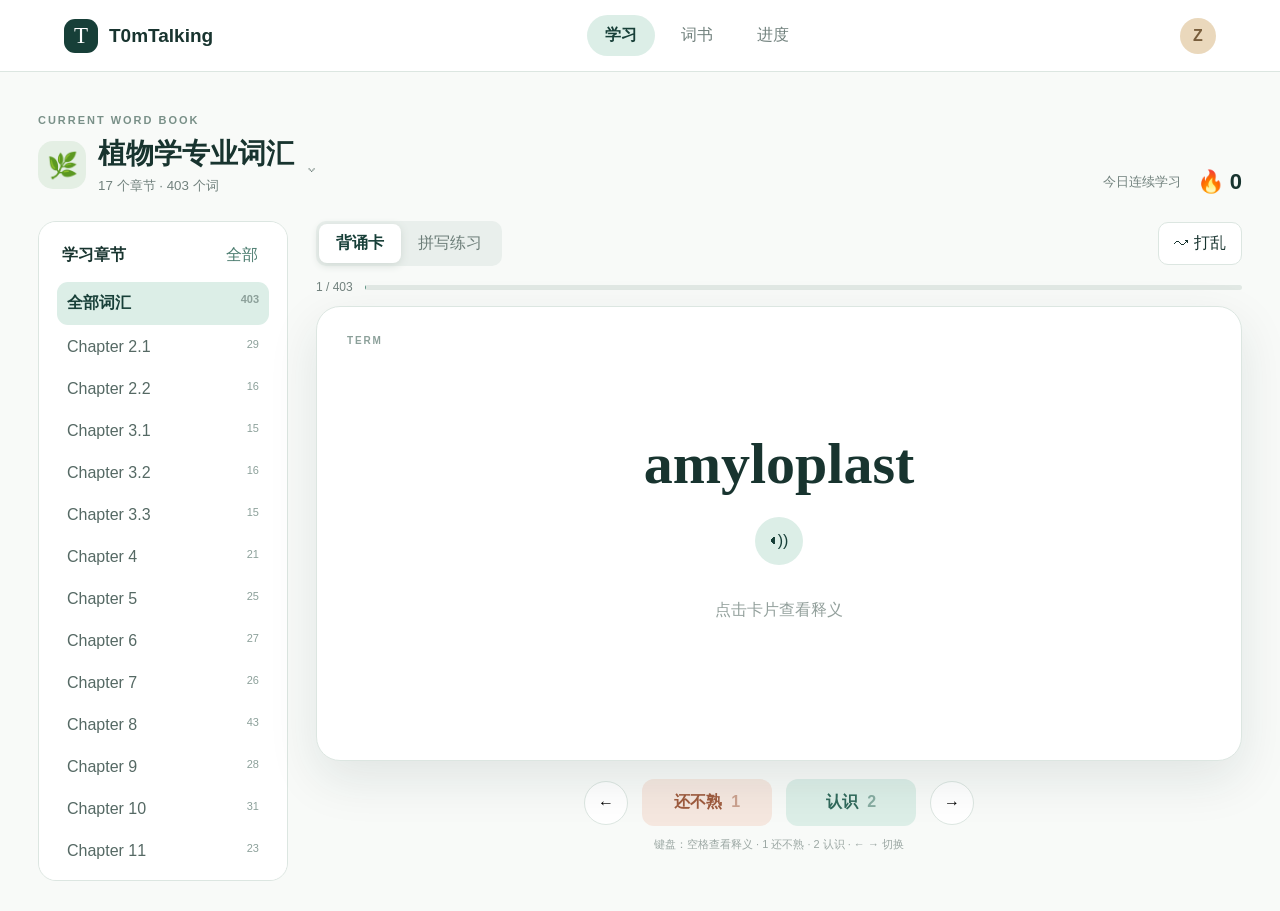
<file: word-recite/index.html>
<!doctype html>
<html lang="zh-CN">
<head>
  <meta charset="utf-8">
  <meta name="viewport" content="width=device-width, initial-scale=1">
  <title>T0mTalking · 植物学专业词汇</title>
  <meta http-equiv="refresh" content="0; url=./T0mTalk.html">
  <link rel="canonical" href="./T0mTalk.html">
  <style>
    body {
      margin: 0;
      min-height: 100vh;
      display: grid;
      place-items: center;
      font: 16px/1.7 system-ui, "Microsoft YaHei", sans-serif;
      color: #172033;
      background: #f5f7fb;
    }
    a { color: #2458a6; }
  </style>
</head>
<body>
  <p>正在打开植物学专业词汇网站……如果没有自动跳转，请点击 <a href="./T0mTalk.html">这里</a>。</p>
</body>
</html>
</file>
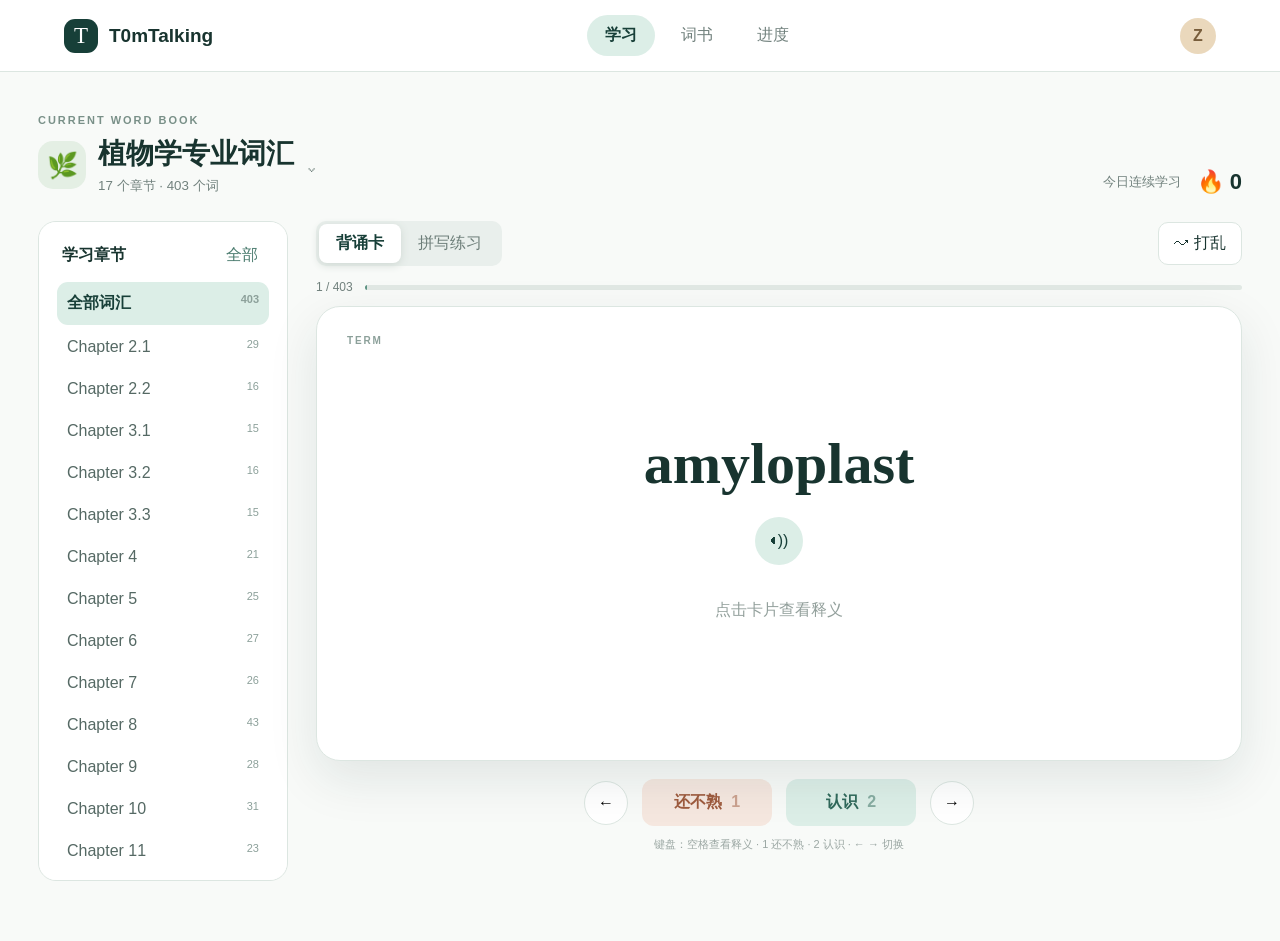
<file: word-recite/T0mTalk.html>
<!doctype html>
<html lang="zh-CN">
<head>
  <meta charset="UTF-8">
  <meta name="viewport" content="width=device-width, initial-scale=1.0">
  <meta name="theme-color" content="#153c35">
  <title>T0mTalking · 植物学专业词汇</title>
  <link rel="stylesheet" href="styles.css">
</head>
<body>
  <header class="topbar">
    <a class="brand" href="#" aria-label="T0mTalking 首页"><span>T</span><b>T0mTalking</b></a>
    <nav aria-label="主导航">
      <button class="nav-link active" data-page="study">学习</button>
      <button class="nav-link" data-page="books">词书</button>
      <button class="nav-link" data-page="progress">进度</button>
    </nav>
    <button class="profile" aria-label="学习者头像">Z</button>
  </header>

  <main>
    <section id="studyPage" class="page active">
      <div class="study-head">
        <div>
          <p class="eyebrow">CURRENT WORD BOOK</p>
          <button id="bookSwitcher" class="book-switcher"><span id="bookIcon">🦉</span><span><b id="bookName"></b><small id="bookMeta"></small></span><i>⌄</i></button>
          <div id="switcherMenu" class="switcher-menu"></div>
        </div>
        <div class="streak"><span>今日连续学习</span><strong><i>🔥</i> <span id="todayCount">0</span></strong></div>
      </div>

      <div class="study-layout">
        <aside class="chapters-panel">
          <div class="panel-title"><b>学习章节</b><button id="selectAll">全部</button></div>
          <div id="chapterList"></div>
        </aside>

        <section class="practice">
          <div class="practice-bar">
            <div class="tabs"><button class="active" data-mode="flash">背诵卡</button><button data-mode="spell">拼写练习</button></div>
            <button id="shuffle" class="soft-button">↝ 打乱</button>
          </div>
          <div class="session-progress"><span id="sessionLabel">1 / 1</span><div><i id="sessionBar"></i></div></div>

          <article id="flashCard" class="word-card" tabindex="0" aria-label="单词卡，点击查看或收起释义">
            <div class="card-front">
              <span class="card-label">TERM</span>
              <h1 id="flashTerm"></h1>
              <button id="speakButton" class="sound" aria-label="朗读单词">◖))</button>
              <p>点击卡片查看释义</p>
            </div>
            <div class="card-back">
              <span class="card-label">MEANING</span>
              <h2 id="flashMeaning"></h2>
              <p id="flashNote"></p>
              <small id="flashChapter"></small>
            </div>
          </article>

          <article id="spellCard" class="spell-card" hidden>
            <span class="card-label">SPELL THE TERM</span>
            <h2 id="spellMeaning"></h2>
            <p id="spellHint"></p>
            <label for="spellInput">请输入英文单词或术语</label>
            <input id="spellInput" autocomplete="off" spellcheck="false" placeholder="Type your answer...">
            <div id="spellFeedback" class="feedback"></div>
            <button id="checkSpell" class="primary">检查答案</button>
          </article>

          <div class="card-actions">
            <button id="prevWord" class="round" aria-label="上一个">←</button>
            <button id="againWord" class="result again">还不熟 <span>1</span></button>
            <button id="knownWord" class="result known">认识 <span>2</span></button>
            <button id="nextWord" class="round" aria-label="下一个">→</button>
          </div>
          <p class="keyboard-tip">键盘：空格查看释义 · 1 还不熟 · 2 认识 · ← → 切换</p>
        </section>
      </div>
    </section>

    <section id="booksPage" class="page narrow">
      <div class="page-heading"><div><p class="eyebrow">WORD BOOK LIBRARY</p><h1>我的词书</h1><p>创建自己的词书，或随时切换回动物学词书。</p></div><button id="openAddBook" class="primary">＋ 新增词书</button></div>
      <div id="bookGrid" class="book-grid"></div>
    </section>

    <section id="progressPage" class="page narrow">
      <div class="page-heading"><div><p class="eyebrow">LEARNING OVERVIEW</p><h1>学习进度</h1><p>所有记录仅保存在你的浏览器中。</p></div></div>
      <div class="stats-grid"><article><span>已认识</span><strong id="knownStat">0</strong></article><article><span>待巩固</span><strong id="againStat">0</strong></article><article><span>今日练习</span><strong id="todayStat">0</strong></article></div>
      <div class="progress-card"><h2>词书掌握情况</h2><div id="bookProgress"></div></div>
      <div class="review-columns">
        <section class="progress-card review-card"><div class="review-title"><div><p class="eyebrow">SPELLING MISTAKES</p><h2>拼错的单词</h2></div><span id="mistakeCount">0</span></div><div id="mistakeHistory"></div></section>
        <section class="progress-card review-card"><div class="review-title"><div><p class="eyebrow">NEEDS REVIEW</p><h2>待巩固词汇</h2></div><span id="reviewCount">0</span></div><div id="reviewHistory"></div></section>
      </div>
    </section>
  </main>

  <dialog id="addBookDialog">
    <form id="addBookForm" method="dialog">
      <div class="dialog-head"><div><p class="eyebrow">NEW WORD BOOK</p><h2>新增词书</h2></div><button type="button" id="closeDialog" class="close">×</button></div>
      <label>词书名称<input name="name" required maxlength="30" placeholder="例如：细胞生物学"></label>
      <label>简介<input name="description" maxlength="60" placeholder="一句话描述这本词书"></label>
      <label>词汇内容 <small>每行一个：英文 | 中文 | 提示（提示可省略）</small><textarea name="words" required rows="10" placeholder="mitosis | 有丝分裂 | nuclear division\nmeiosis | 减数分裂"></textarea></label>
      <label>或从文件导入 <small>支持 TXT、CSV、JSON；文件内容会填入上方并可继续修改</small><span class="file-line"><input id="importFile" type="file" accept=".txt,.csv,.json,text/plain,text/csv,application/json"></span></label>
      <div class="dialog-actions"><button type="button" id="cancelDialog" class="soft-button">取消</button><button class="primary" value="default">创建词书</button></div>
    </form>
  </dialog>
  <div id="toast" role="status"></div>
  <script src="vocabulary.js"></script>
  <script src="app.js"></script>
</body>
</html>
</file>
<file: word-recite/styles.css>
:root{--ink:#18342f;--muted:#71817d;--green:#173f38;--mint:#dceee7;--pale:#f4f8f5;--line:#dce6e1;--white:#fff;--orange:#e78947;--red:#c56b62;--shadow:0 18px 50px rgba(24,52,47,.1)}
*{box-sizing:border-box}body{margin:0;background:#f8faf8;color:var(--ink);font-family:Inter,"PingFang SC","Microsoft YaHei",sans-serif}.topbar{height:72px;padding:0 max(5vw,24px);display:flex;align-items:center;justify-content:space-between;border-bottom:1px solid var(--line);background:rgba(255,255,255,.92);position:sticky;top:0;z-index:20;backdrop-filter:blur(12px)}button,input,textarea{font:inherit}.brand{display:flex;align-items:center;gap:11px;text-decoration:none;color:var(--ink);font-size:19px}.brand span{width:34px;height:34px;display:grid;place-items:center;background:var(--green);color:#fff;border-radius:11px;font-family:Georgia;font-size:23px}.topbar nav{display:flex;gap:8px}.nav-link{border:0;background:transparent;color:var(--muted);padding:10px 18px;border-radius:99px;cursor:pointer}.nav-link:hover,.nav-link.active{background:var(--mint);color:var(--green);font-weight:700}.profile{border:0;background:#ead8bc;color:#785d3b;width:36px;height:36px;border-radius:50%;font-weight:800}.page{display:none}.page.active{display:block}.narrow{max-width:1120px;margin:auto;padding:55px 28px}.study-head{max-width:1260px;margin:auto;padding:42px 28px 26px;display:flex;justify-content:space-between;align-items:end}.eyebrow{margin:0 0 9px;font-size:11px;letter-spacing:.18em;font-weight:800;color:#799088}.book-switcher{position:relative;border:0;background:transparent;padding:0;display:flex;align-items:center;gap:12px;color:var(--ink);cursor:pointer;text-align:left}.book-switcher>span:first-child{width:48px;height:48px;border-radius:15px;background:#e4efe4;display:grid;place-items:center;font-size:25px}.book-switcher b{display:block;font-family:Georgia,"Noto Serif SC",serif;font-size:28px}.book-switcher small{display:block;color:var(--muted);margin-top:4px}.book-switcher i{font-style:normal;color:var(--muted);font-size:20px}.switcher-menu{position:absolute;top:150px;left:max(5vw,28px);width:320px;background:#fff;border:1px solid var(--line);box-shadow:var(--shadow);border-radius:16px;padding:8px;z-index:10;display:none}.switcher-menu.open{display:block}.switcher-menu button{width:100%;border:0;background:transparent;padding:12px;border-radius:11px;display:flex;gap:10px;text-align:left;cursor:pointer}.switcher-menu button:hover{background:var(--pale)}.switcher-menu span{font-size:22px}.switcher-menu b,.switcher-menu small{display:block}.switcher-menu small{color:var(--muted);margin-top:3px}.streak{display:flex;align-items:center;gap:16px;color:var(--muted);font-size:13px}.streak strong{font-size:22px;color:var(--ink)}.streak i{font-style:normal}.study-layout{max-width:1260px;margin:auto;padding:0 28px 60px;display:grid;grid-template-columns:250px 1fr;gap:28px}.chapters-panel{background:#fff;border:1px solid var(--line);border-radius:18px;padding:18px;height:fit-content;max-height:660px;overflow:auto}.panel-title{display:flex;justify-content:space-between;align-items:center;padding:4px 5px 13px}.panel-title button{border:0;background:transparent;color:#4a7b6e;cursor:pointer}.chapter-button{width:100%;border:0;background:transparent;border-radius:11px;padding:11px 10px;margin:2px 0;display:flex;gap:9px;text-align:left;cursor:pointer;color:#556964}.chapter-button:hover{background:var(--pale)}.chapter-button.active{background:var(--mint);color:var(--green);font-weight:700}.chapter-button span{margin-left:auto;font-size:11px;color:#8ca09a}.practice{min-width:0}.practice-bar{display:flex;justify-content:space-between;align-items:center;margin-bottom:14px}.tabs{display:flex;background:#e9efec;border-radius:10px;padding:3px}.tabs button{border:0;background:transparent;padding:9px 17px;border-radius:8px;color:#6d7e79;cursor:pointer}.tabs button.active{background:#fff;color:var(--green);box-shadow:0 2px 8px #cfd8d3;font-weight:700}.soft-button{border:1px solid var(--line);background:#fff;color:var(--ink);border-radius:10px;padding:10px 15px;cursor:pointer}.session-progress{display:flex;align-items:center;gap:12px;color:var(--muted);font-size:12px;margin-bottom:12px}.session-progress>div{height:5px;background:#e1e8e4;border-radius:9px;flex:1;overflow:hidden}.session-progress i{display:block;height:100%;width:0;background:#5e9484;transition:.3s}.word-card,.spell-card{height:455px;border:1px solid var(--line);border-radius:24px;background:#fff;box-shadow:var(--shadow);padding:42px;position:relative}.word-card{cursor:pointer;transform-style:preserve-3d;transition:transform .55s}.word-card.flipped{transform:rotateY(180deg)}.card-front,.card-back{position:absolute;inset:0;padding:42px;backface-visibility:hidden;display:flex;flex-direction:column;align-items:center;justify-content:center;text-align:center}.card-back{transform:rotateY(180deg);background:linear-gradient(145deg,#173f38,#285e53);color:#fff;border-radius:23px}.card-label{position:absolute;top:28px;left:30px;font-size:10px;letter-spacing:.18em;font-weight:800;color:#8ca09a}.card-back .card-label{color:#b9d4ca}.card-front h1{font:700 clamp(32px,5vw,58px) Georgia,serif;margin:0 0 20px}.card-front p{color:#93a09c;margin-top:35px}.sound{border:0;background:var(--mint);color:var(--green);width:48px;height:48px;border-radius:50%;cursor:pointer}.card-back h2{font-size:34px;margin:0 0 22px}.card-back p{max-width:650px;color:#d1e2dc;line-height:1.75}.card-back small{margin-top:25px;color:#a9c8bd}.spell-card{text-align:center;display:flex;flex-direction:column;align-items:center;justify-content:center}.spell-card[hidden]{display:none}.spell-card h2{font-size:34px;margin:0 0 12px}.spell-card>p{color:var(--muted);max-width:630px}.spell-card label{font-size:12px;color:var(--muted);margin:30px 0 8px}.spell-card input{width:min(520px,90%);font-size:25px;text-align:center;border:0;border-bottom:2px solid #a8beb6;padding:12px;outline:0;color:var(--green)}.spell-card input:focus{border-color:var(--green)}.primary{border:0;background:var(--green);color:#fff;border-radius:11px;padding:12px 20px;font-weight:700;cursor:pointer}.spell-card .primary{margin-top:20px}.feedback{min-height:26px;margin-top:13px;font-weight:700}.feedback.good{color:#32745f}.feedback.bad{color:var(--red)}.card-actions{display:flex;justify-content:center;align-items:center;gap:14px;margin-top:18px}.round{border:1px solid var(--line);background:#fff;width:44px;height:44px;border-radius:50%;cursor:pointer}.result{border:0;border-radius:12px;padding:13px 24px;min-width:130px;cursor:pointer;font-weight:700}.result span{opacity:.5;margin-left:5px}.again{background:#f5e7df;color:#9e5b3e}.known{background:var(--mint);color:#30695b}.keyboard-tip{text-align:center;font-size:11px;color:#9ba7a3}.page-heading{display:flex;justify-content:space-between;align-items:end;margin-bottom:30px}.page-heading h1{font:700 42px Georgia,"Noto Serif SC",serif;margin:0 0 7px}.page-heading>div>p:last-child{color:var(--muted)}.book-grid{display:grid;grid-template-columns:repeat(auto-fill,minmax(265px,1fr));gap:18px}.book-item{background:#fff;border:1px solid var(--line);border-radius:18px;padding:22px}.book-item .book-icon{font-size:31px}.book-item h3{font-size:21px;margin:18px 0 6px}.book-item p{color:var(--muted);font-size:13px;min-height:38px}.book-item footer{display:flex;justify-content:space-between;align-items:center;margin-top:20px}.book-item footer span{font-size:12px;color:var(--muted)}.book-item footer div{display:flex;gap:6px}.book-item button{border:0;background:var(--pale);padding:8px 11px;border-radius:8px;cursor:pointer}.book-item button.use{background:var(--mint);color:var(--green);font-weight:700}.book-item button.delete{color:var(--red)}.stats-grid{display:grid;grid-template-columns:repeat(3,1fr);gap:16px}.stats-grid article,.progress-card{background:#fff;border:1px solid var(--line);border-radius:18px;padding:24px}.stats-grid span{color:var(--muted)}.stats-grid strong{font:700 40px Georgia;display:block;margin-top:12px}.progress-card{margin-top:18px}.progress-row{margin:20px 0}.progress-row header{display:flex;justify-content:space-between;font-size:13px;margin-bottom:8px}.progress-track{height:9px;background:#e8efeb;border-radius:9px;overflow:hidden}.progress-track i{display:block;height:100%;background:#5e9484}.progress-card .empty{color:var(--muted)}dialog{border:0;border-radius:20px;padding:0;width:min(600px,92vw);box-shadow:0 30px 90px #173f3840}dialog::backdrop{background:#173f3866;backdrop-filter:blur(3px)}dialog form{padding:28px}.dialog-head{display:flex;justify-content:space-between}.dialog-head h2{font:700 30px Georgia,"Noto Serif SC";margin:0}.close{border:0;background:var(--pale);font-size:23px;width:38px;height:38px;border-radius:50%;cursor:pointer}dialog label{display:block;font-size:13px;font-weight:700;margin-top:19px}dialog label small{display:block;color:var(--muted);font-weight:400;margin:5px 0}dialog input,dialog textarea{display:block;width:100%;border:1px solid var(--line);border-radius:10px;padding:11px;margin-top:7px;outline:0}dialog textarea{resize:vertical;line-height:1.5}.file-line{display:flex;align-items:center;gap:10px;margin-top:9px}.file-line input{margin:0;padding:8px;font-weight:400}.dialog-actions{display:flex;justify-content:flex-end;gap:9px;margin-top:22px}#toast{position:fixed;bottom:25px;left:50%;transform:translate(-50%,30px);opacity:0;background:var(--green);color:#fff;padding:11px 18px;border-radius:10px;transition:.25s;z-index:50}#toast.show{opacity:1;transform:translate(-50%,0)}
@media(max-width:780px){.topbar{padding:0 16px}.brand b{display:none}.topbar nav{gap:0}.nav-link{padding:9px 12px}.study-head{padding:25px 18px 18px}.streak>span{display:none}.study-layout{grid-template-columns:1fr;padding:0 16px 35px}.chapters-panel{max-height:none;overflow:auto;display:flex;gap:5px;padding:9px}.panel-title{display:none}#chapterList{display:flex;gap:5px}.chapter-button{width:auto;min-width:115px}.word-card,.spell-card{height:400px;padding:24px}.card-front,.card-back{padding:28px}.page-heading{align-items:flex-start;gap:20px}.page-heading h1{font-size:34px}.stats-grid{grid-template-columns:1fr}.narrow{padding:35px 18px}.keyboard-tip{display:none}}

/* Reduced-motion meaning reveal: a quiet cross-fade replaces the 3D card flip. */
.word-card{transform:none;transform-style:flat;transition:box-shadow .25s ease,border-color .25s ease;overflow:hidden}
.word-card:hover{border-color:#bfd2ca;box-shadow:0 20px 55px rgba(24,52,47,.13)}
.word-card.revealed{transform:none;border-color:#9cbcaf}
.card-front,.card-back{transform:none;transition:opacity .22s ease,visibility .22s ease;backface-visibility:visible}
.card-front{opacity:1;visibility:visible}
.card-back{opacity:0;visibility:hidden;pointer-events:none}
.word-card.revealed .card-front{opacity:0;visibility:hidden;pointer-events:none}
.word-card.revealed .card-back{opacity:1;visibility:visible;pointer-events:auto}
@media(prefers-reduced-motion:reduce){.word-card,.card-front,.card-back{transition:none}}

.review-columns{display:grid;grid-template-columns:1fr 1fr;gap:18px}.review-title{display:flex;align-items:flex-start;justify-content:space-between}.review-title h2{margin:0}.review-title>span{background:var(--pale);color:var(--green);padding:7px 11px;border-radius:99px;font-weight:800}.date-group{margin-top:22px}.date-group>h3{font-size:12px;color:#789087;border-bottom:1px solid var(--line);padding-bottom:8px;margin:0}.review-word{display:grid;grid-template-columns:minmax(115px,1fr) minmax(100px,1fr);gap:8px 14px;padding:13px 3px;border-bottom:1px dashed #e5ebe8}.review-word:last-child{border-bottom:0}.review-word b{overflow-wrap:anywhere}.review-word .meaning{color:var(--muted);font-size:13px}.review-word .attempt{grid-column:1/-1;font-size:12px;color:var(--red);background:#fbf1ed;border-radius:7px;padding:7px 9px}.review-word .book-tag{grid-column:1/-1;font-size:10px;color:#91a19c}.review-empty{color:var(--muted);font-size:13px;padding:18px 0}.spell-card.answered{border-color:#a6c8bc}.spell-card.answered.wrong-answer{border-color:#d8aaa3}.spell-answer{display:block;margin-top:5px;font-size:13px;font-weight:500;color:var(--ink)}
@media(max-width:780px){.review-columns{grid-template-columns:1fr}.review-word{grid-template-columns:1fr}.review-word .attempt,.review-word .book-tag{grid-column:1}}
</file>
